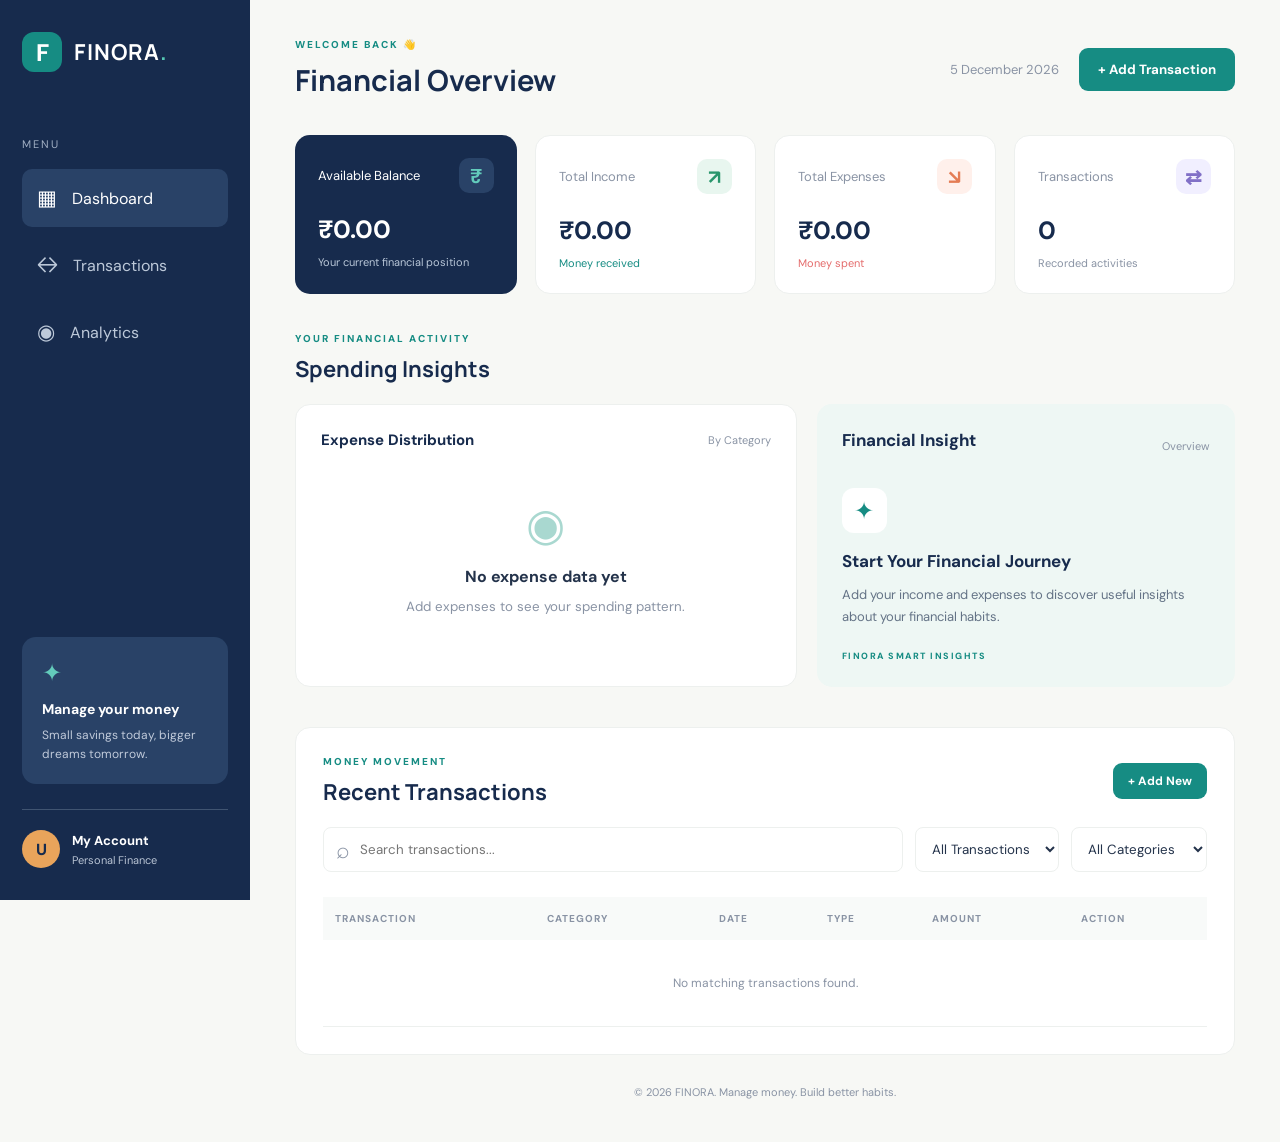
<file: PERSONAL_EXPENSE_TRACKER/index.html>
<!DOCTYPE html>
<html lang="en">
<head>
    <meta charset="UTF-8">
    <meta name="viewport" content="width=device-width, initial-scale=1.0">
    <title>FINORA | Personal Finance Manager</title>

    <link rel="stylesheet" href="style.css">

    <link rel="preconnect" href="https://fonts.googleapis.com">
    <link rel="preconnect" href="https://fonts.gstatic.com" crossorigin>

    <link href="https://fonts.googleapis.com/css2?family=DM+Sans:wght@400;500;600;700;800&family=Manrope:wght@400;500;600;700;800&display=swap" rel="stylesheet">
</head>

<body>

<div class="app-container">

    <!-- SIDEBAR -->
    <aside class="sidebar">

        <div class="logo">
            <div class="logo-icon">F</div>
            <h2>FINORA<span>.</span></h2>
        </div>

        <div class="sidebar-menu">
            <p class="menu-heading">MENU</p>

            <a href="#dashboard" class="menu-item active">
                <span>▦</span> Dashboard
            </a>

            <a href="#transactions" class="menu-item">
                <span>↔</span> Transactions
            </a>

            <a href="#analytics" class="menu-item">
                <span>◉</span> Analytics
            </a>
        </div>

        <div class="sidebar-bottom">
            <div class="help-card">
                <div class="help-icon">✦</div>
                <h4>Manage your money</h4>
                <p>Small savings today, bigger dreams tomorrow.</p>
            </div>

            <div class="profile">
                <div class="profile-avatar">U</div>
                <div>
                    <h4>My Account</h4>
                    <p>Personal Finance</p>
                </div>
            </div>
        </div>

    </aside>


    <!-- MAIN CONTENT -->
    <main class="main-content" id="dashboard">

        <!-- TOP NAVIGATION -->
        <header class="topbar">

            <div>
                <p class="welcome-text">WELCOME BACK 👋</p>
                <h1>Financial Overview</h1>
            </div>

            <div class="topbar-right">
                <div class="date-display" id="currentDate"></div>

                <button class="add-button" id="openModal">
                    + Add Transaction
                </button>
            </div>

        </header>


        <!-- SUMMARY CARDS -->
        <section class="summary-section">

            <div class="summary-card balance-card">
                <div class="card-top">
                    <span>Available Balance</span>
                    <span class="card-icon">₹</span>
                </div>

                <h2 id="totalBalance">₹0.00</h2>

                <p>Your current financial position</p>
            </div>


            <div class="summary-card">
                <div class="card-top">
                    <span>Total Income</span>
                    <span class="card-icon income-icon">↗</span>
                </div>

                <h2 id="totalIncome">₹0.00</h2>

                <p class="positive-text">Money received</p>
            </div>


            <div class="summary-card">
                <div class="card-top">
                    <span>Total Expenses</span>
                    <span class="card-icon expense-icon">↘</span>
                </div>

                <h2 id="totalExpense">₹0.00</h2>

                <p class="negative-text">Money spent</p>
            </div>


            <div class="summary-card">
                <div class="card-top">
                    <span>Transactions</span>
                    <span class="card-icon transaction-icon">⇄</span>
                </div>

                <h2 id="totalTransactions">0</h2>

                <p>Recorded activities</p>
            </div>

        </section>


        <!-- ANALYTICS SECTION -->
        <section class="analytics-section" id="analytics">

            <div class="section-heading">
                <div>
                    <p class="section-label">YOUR FINANCIAL ACTIVITY</p>
                    <h2>Spending Insights</h2>
                </div>
            </div>

            <div class="analytics-grid">

                <div class="analytics-card">

                    <div class="analytics-header">
                        <h3>Expense Distribution</h3>
                        <span>By Category</span>
                    </div>

                    <div id="categoryChart" class="category-chart">
                        <div class="empty-chart">
                            <div class="empty-chart-icon">◉</div>
                            <p>No expense data yet</p>
                            <small>Add expenses to see your spending pattern.</small>
                        </div>
                    </div>

                </div>


                <div class="analytics-card insight-card">

                    <div class="analytics-header">
                        <h3>Financial Insight</h3>
                        <span>Overview</span>
                    </div>

                    <div class="insight-icon">✦</div>

                    <h3 id="insightTitle">Start Your Financial Journey</h3>

                    <p id="insightText">
                        Add your income and expenses to discover useful
                        insights about your financial habits.
                    </p>

                    <div class="insight-footer">
                        <span>FINORA SMART INSIGHTS</span>
                    </div>

                </div>

            </div>

        </section>


        <!-- TRANSACTION SECTION -->
        <section class="transactions-section" id="transactions">

            <div class="transaction-heading">

                <div>
                    <p class="section-label">MONEY MOVEMENT</p>
                    <h2>Recent Transactions</h2>
                </div>

                <button class="add-button small-button" id="openModal2">
                    + Add New
                </button>

            </div>


            <!-- FILTERS -->
            <div class="filter-bar">

                <div class="search-box">
                    <span>⌕</span>
                    <input
                        type="text"
                        id="searchInput"
                        placeholder="Search transactions..."
                    >
                </div>

                <select id="typeFilter">
                    <option value="all">All Transactions</option>
                    <option value="income">Income Only</option>
                    <option value="expense">Expenses Only</option>
                </select>

                <select id="categoryFilter">
                    <option value="all">All Categories</option>
                    <option value="Salary">Salary</option>
                    <option value="Freelance">Freelance</option>
                    <option value="Food">Food</option>
                    <option value="Shopping">Shopping</option>
                    <option value="Transport">Transport</option>
                    <option value="Bills">Bills</option>
                    <option value="Education">Education</option>
                    <option value="Entertainment">Entertainment</option>
                    <option value="Health">Health</option>
                    <option value="Other">Other</option>
                </select>

            </div>


            <!-- TRANSACTION TABLE -->
            <div class="table-container">

                <table>

                    <thead>
                        <tr>
                            <th>TRANSACTION</th>
                            <th>CATEGORY</th>
                            <th>DATE</th>
                            <th>TYPE</th>
                            <th>AMOUNT</th>
                            <th>ACTION</th>
                        </tr>
                    </thead>

                    <tbody id="transactionList">

                        <tr>
                            <td colspan="6" class="empty-message">
                                No transactions added yet.
                            </td>
                        </tr>

                    </tbody>

                </table>

            </div>

        </section>


        <footer class="footer">
            <p>© 2026 FINORA. Manage money. Build better habits.</p>
        </footer>

    </main>

</div>


<!-- ADD / EDIT TRANSACTION MODAL -->
<div class="modal-overlay" id="transactionModal">

    <div class="modal">

        <div class="modal-header">

            <div>
                <p class="section-label">FINANCIAL RECORD</p>
                <h2 id="modalTitle">Add Transaction</h2>
            </div>

            <button class="close-button" id="closeModal">×</button>

        </div>


        <form id="transactionForm">

            <input type="hidden" id="editId">

            <label for="transactionTitle">Transaction Name</label>

            <input
                type="text"
                id="transactionTitle"
                placeholder="e.g. Monthly Salary"
                required
            >


            <label for="transactionAmount">Amount (₹)</label>

            <input
                type="number"
                id="transactionAmount"
                placeholder="Enter amount"
                min="0.01"
                step="0.01"
                required
            >


            <label for="transactionType">Transaction Type</label>

            <select id="transactionType" required>
                <option value="expense">Expense</option>
                <option value="income">Income</option>
            </select>


            <label for="transactionCategory">Category</label>

            <select id="transactionCategory" required>
                <option value="Food">Food</option>
                <option value="Shopping">Shopping</option>
                <option value="Transport">Transport</option>
                <option value="Bills">Bills</option>
                <option value="Education">Education</option>
                <option value="Entertainment">Entertainment</option>
                <option value="Health">Health</option>
                <option value="Salary">Salary</option>
                <option value="Freelance">Freelance</option>
                <option value="Other">Other</option>
            </select>


            <label for="transactionDate">Date</label>

            <input
                type="date"
                id="transactionDate"
                required
            >


            <div class="modal-actions">

                <button type="button" class="cancel-button" id="cancelModal">
                    Cancel
                </button>

                <button type="submit" class="save-button" id="saveButton">
                    Save Transaction
                </button>

            </div>

        </form>

    </div>

</div>


<script src="script.js"></script>

</body>
</html>
</file>
<file: PERSONAL_EXPENSE_TRACKER/style.css>
@import url('https://fonts.googleapis.com/css2?family=DM+Sans:wght@400;500;600;700;800&family=Manrope:wght@400;500;600;700;800&display=swap');

:root {
    --navy: #172b4d;
    --teal: #168c83;
    --cream: #f7f8f5;
    --white: #ffffff;
    --text: #24334b;
    --muted: #8993a4;
    --border: #edf0ee;
    --orange: #e9a45b;
    --green: #168c83;
    --red: #e46c6c;
}

* {
    margin: 0;
    padding: 0;
    box-sizing: border-box;
}

body {
    font-family: 'DM Sans', sans-serif;
    background: var(--cream);
    color: var(--text);
}

button, input, select {
    font-family: inherit;
}

button {
    cursor: pointer;
}

.app-container {
    display: flex;
    min-height: 100vh;
}

/* SIDEBAR */

.sidebar {
    width: 250px;
    background: var(--navy);
    color: white;
    padding: 32px 22px;
    display: flex;
    flex-direction: column;
    position: fixed;
    height: 100vh;
    z-index: 10;
}

.logo {
    display: flex;
    align-items: center;
    gap: 12px;
    margin-bottom: 65px;
}

.logo-icon {
    width: 40px;
    height: 40px;
    background: var(--teal);
    border-radius: 12px;
    display: grid;
    place-items: center;
    font-size: 24px;
    font-weight: 800;
}

.logo h2 {
    font-family: 'Manrope', sans-serif;
    font-size: 22px;
    letter-spacing: 1px;
}

.logo h2 span {
    color: #55c9b5;
}

.menu-heading {
    font-size: 11px;
    letter-spacing: 2px;
    color: #a1afc3;
    margin-bottom: 18px;
}

.menu-item {
    display: flex;
    align-items: center;
    gap: 15px;
    padding: 15px;
    color: #bdc9d9;
    text-decoration: none;
    border-radius: 10px;
    margin-bottom: 9px;
    transition: 0.3s;
}

.menu-item span {
    font-size: 21px;
}

.menu-item:hover,
.menu-item.active {
    background: #294267;
    color: white;
}

.sidebar-bottom {
    margin-top: auto;
}

.help-card {
    background: #294267;
    padding: 20px;
    border-radius: 14px;
    margin-bottom: 25px;
}

.help-icon {
    font-size: 24px;
    color: #63cbbb;
    margin-bottom: 12px;
}

.help-card h4 {
    font-size: 14px;
    margin-bottom: 8px;
}

.help-card p {
    color: #c0cada;
    font-size: 12px;
    line-height: 1.6;
}

.profile {
    display: flex;
    align-items: center;
    gap: 12px;
    border-top: 1px solid #405471;
    padding-top: 20px;
}

.profile-avatar {
    background: #e9a45b;
    color: #172b4d;
    width: 38px;
    height: 38px;
    border-radius: 50%;
    display: grid;
    place-items: center;
    font-weight: 800;
}

.profile h4 {
    font-size: 13px;
}

.profile p {
    color: #b9c4d4;
    font-size: 11px;
    margin-top: 4px;
}

/* MAIN CONTENT */

.main-content {
    margin-left: 250px;
    width: calc(100% - 250px);
    padding: 38px 45px;
}

.topbar {
    display: flex;
    justify-content: space-between;
    align-items: center;
    margin-bottom: 35px;
}

.welcome-text,
.section-label {
    color: var(--teal);
    font-size: 10px;
    font-weight: 800;
    letter-spacing: 2px;
    margin-bottom: 9px;
}

.topbar h1 {
    font-family: 'Manrope', sans-serif;
    font-size: 29px;
    color: var(--navy);
}

.topbar-right {
    display: flex;
    align-items: center;
    gap: 20px;
}

.date-display {
    font-size: 13px;
    color: var(--muted);
}

.add-button {
    background: var(--teal);
    color: white;
    border: none;
    padding: 13px 19px;
    border-radius: 9px;
    font-weight: 700;
    transition: 0.3s;
}

.add-button:hover,
.save-button:hover {
    background: #10736b;
    transform: translateY(-2px);
}

/* SUMMARY CARDS */

.summary-section {
    display: grid;
    grid-template-columns: repeat(4, 1fr);
    gap: 18px;
    margin-bottom: 38px;
}

.summary-card {
    background: white;
    border: 1px solid var(--border);
    border-radius: 15px;
    padding: 23px;
    transition: 0.3s;
}

.summary-card:hover {
    transform: translateY(-4px);
    box-shadow: 0 10px 30px rgba(30, 50, 70, 0.06);
}

.card-top {
    display: flex;
    justify-content: space-between;
    align-items: center;
    font-size: 13px;
    color: var(--muted);
}

.card-icon {
    width: 35px;
    height: 35px;
    display: grid;
    place-items: center;
    border-radius: 10px;
    background: #edf5f3;
    color: var(--teal);
    font-size: 20px;
    font-weight: bold;
}

.income-icon {
    background: #e8f6ef;
    color: #29966c;
}

.expense-icon {
    background: #fff0eb;
    color: #e47c54;
}

.transaction-icon {
    background: #f1efff;
    color: #8170c7;
}

.summary-card h2 {
    font-size: 25px;
    margin: 20px 0 9px;
    color: var(--navy);
    overflow-wrap: anywhere;
}

.summary-card p {
    color: var(--muted);
    font-size: 11px;
}

.balance-card {
    background: var(--navy);
    border: none;
}

.balance-card h2,
.balance-card .card-top {
    color: white;
}

.balance-card p {
    color: #b9c7d8;
}

.balance-card .card-icon {
    background: #294267;
    color: #62cbbb;
}

.positive-text {
    color: var(--green) !important;
}

.negative-text {
    color: var(--red) !important;
}

/* ANALYTICS */

.analytics-section {
    margin-bottom: 40px;
}

.section-heading,
.transaction-heading {
    margin-bottom: 20px;
}

.section-heading h2,
.transaction-heading h2 {
    color: var(--navy);
    font-family: 'Manrope', sans-serif;
    font-size: 22px;
}

.analytics-grid {
    display: grid;
    grid-template-columns: 1.2fr 1fr;
    gap: 20px;
}

.analytics-card {
    background: white;
    border: 1px solid var(--border);
    border-radius: 15px;
    padding: 25px;
    min-height: 260px;
}

.analytics-header {
    display: flex;
    justify-content: space-between;
    align-items: center;
    margin-bottom: 25px;
}

.analytics-header h3 {
    color: var(--navy);
    font-size: 15px;
}

.analytics-header span {
    color: var(--muted);
    font-size: 11px;
}

.empty-chart {
    text-align: center;
    padding: 20px;
}

.empty-chart-icon {
    font-size: 45px;
    color: #a9d8d0;
    margin-bottom: 12px;
}

.empty-chart p {
    font-weight: 700;
    margin-bottom: 8px;
}

.empty-chart small {
    color: var(--muted);
}

.category-row {
    margin-bottom: 18px;
}

.category-info {
    display: flex;
    justify-content: space-between;
    font-size: 12px;
    margin-bottom: 8px;
}

.category-track {
    height: 9px;
    background: #edf1ef;
    border-radius: 20px;
    overflow: hidden;
}

.category-fill {
    height: 100%;
    border-radius: 20px;
    background: var(--teal);
}

.insight-card {
    background: #eef7f4;
    border: none;
}

.insight-icon {
    width: 45px;
    height: 45px;
    background: white;
    color: var(--teal);
    display: grid;
    place-items: center;
    border-radius: 12px;
    font-size: 24px;
    margin-bottom: 17px;
}

.insight-card h3 {
    color: var(--navy);
    margin-bottom: 12px;
    font-size: 17px;
}

.insight-card > p {
    font-size: 13px;
    line-height: 1.7;
    color: #647386;
}

.insight-footer {
    margin-top: 22px;
    font-size: 9px;
    letter-spacing: 1.5px;
    color: var(--teal);
    font-weight: 800;
}

/* TRANSACTIONS */

.transactions-section {
    background: white;
    border: 1px solid var(--border);
    border-radius: 15px;
    padding: 27px;
}

.transaction-heading {
    display: flex;
    justify-content: space-between;
    align-items: center;
}

.small-button {
    padding: 10px 15px;
    font-size: 12px;
}

.filter-bar {
    display: flex;
    gap: 12px;
    margin-bottom: 25px;
    flex-wrap: wrap;
}

.search-box {
    flex: 1;
    min-width: 180px;
    display: flex;
    align-items: center;
    gap: 10px;
    border: 1px solid var(--border);
    border-radius: 8px;
    padding: 0 12px;
}

.search-box span {
    font-size: 23px;
    color: var(--muted);
}

.search-box input {
    border: none;
    outline: none;
    padding: 12px 0;
    width: 100%;
}

.filter-bar select {
    border: 1px solid var(--border);
    padding: 12px;
    border-radius: 8px;
    background: white;
    color: var(--text);
    outline: none;
}

.table-container {
    width: 100%;
    overflow-x: auto;
}

table {
    width: 100%;
    border-collapse: collapse;
    min-width: 700px;
}

thead {
    background: #f8faf9;
}

th {
    text-align: left;
    padding: 15px 12px;
    color: var(--muted);
    font-size: 10px;
    letter-spacing: 1px;
}

td {
    padding: 17px 12px;
    border-bottom: 1px solid var(--border);
    font-size: 12px;
}

.transaction-name {
    font-weight: 700;
    color: var(--navy);
}

.category-badge {
    padding: 6px 10px;
    background: #eef6f4;
    color: var(--teal);
    border-radius: 20px;
    font-size: 10px;
}

.type-income {
    color: var(--green);
    font-weight: 700;
}

.type-expense {
    color: var(--red);
    font-weight: 700;
}

.amount-income {
    color: var(--green);
    font-weight: 800;
}

.amount-expense {
    color: var(--red);
    font-weight: 800;
}

.action-buttons {
    display: flex;
    gap: 8px;
}

.edit-btn,
.delete-btn {
    border: none;
    padding: 7px 10px;
    border-radius: 6px;
    font-size: 11px;
    font-weight: 700;
}

.edit-btn {
    background: #eaf2ff;
    color: #426ca9;
}

.delete-btn {
    background: #fff0ee;
    color: #d95c5c;
}

.empty-message {
    text-align: center;
    color: var(--muted);
    padding: 35px;
}

/* MODAL */

.modal-overlay {
    position: fixed;
    inset: 0;
    background: rgba(15, 29, 49, 0.65);
    display: none;
    justify-content: center;
    align-items: center;
    padding: 15px;
    z-index: 100;
}

.modal-overlay.show {
    display: flex;
}

.modal {
    background: white;
    width: 100%;
    max-width: 460px;
    padding: 30px;
    border-radius: 17px;
    max-height: 90vh;
    overflow-y: auto;
    animation: appear 0.25s ease;
}

@keyframes appear {
    from {
        opacity: 0;
        transform: translateY(15px);
    }

    to {
        opacity: 1;
        transform: translateY(0);
    }
}

.modal-header {
    display: flex;
    justify-content: space-between;
    align-items: center;
    margin-bottom: 25px;
}

.modal-header h2 {
    color: var(--navy);
    font-size: 23px;
}

.close-button {
    background: #f1f3f2;
    border: none;
    width: 32px;
    height: 32px;
    border-radius: 50%;
    font-size: 22px;
}

.modal form label {
    display: block;
    font-size: 12px;
    font-weight: 700;
    margin: 16px 0 8px;
    color: var(--text);
}

.modal form input,
.modal form select {
    width: 100%;
    padding: 12px;
    border: 1px solid #e5eae7;
    border-radius: 8px;
    outline: none;
    background: white;
}

.modal form input:focus,
.modal form select:focus {
    border-color: var(--teal);
}

.modal-actions {
    display: flex;
    gap: 12px;
    margin-top: 25px;
}

.cancel-button,
.save-button {
    flex: 1;
    padding: 13px;
    border-radius: 8px;
    font-weight: 700;
    border: none;
}

.cancel-button {
    background: #edf0ef;
    color: var(--text);
}

.save-button {
    background: var(--teal);
    color: white;
    transition: 0.3s;
}

/* FOOTER */

.footer {
    text-align: center;
    padding: 30px 0 5px;
    color: var(--muted);
    font-size: 11px;
}

/* RESPONSIVE DESIGN */

@media (max-width: 1100px) {

    .main-content {
        padding: 30px 25px;
    }

    .summary-section {
        grid-template-columns: repeat(2, 1fr);
    }

}

@media (max-width: 800px) {

    .sidebar {
        width: 75px;
        padding: 25px 10px;
    }

    .logo {
        justify-content: center;
    }

    .logo h2,
    .menu-heading,
    .menu-item:not(.active),
    .menu-item.active {
        font-size: 0;
    }

    .menu-item {
        justify-content: center;
        padding: 14px 5px;
    }

    .menu-item span {
        font-size: 21px;
    }

    .help-card,
    .profile > div:last-child {
        display: none;
    }

    .profile {
        justify-content: center;
    }

    .main-content {
        margin-left: 75px;
        width: calc(100% - 75px);
    }

    .analytics-grid {
        grid-template-columns: 1fr;
    }

}

@media (max-width: 550px) {

    .main-content {
        padding: 25px 14px;
    }

    .topbar {
        align-items: flex-start;
        flex-direction: column;
        gap: 18px;
    }

    .topbar-right {
        width: 100%;
        flex-wrap: wrap;
    }

    .topbar h1 {
        font-size: 23px;
    }

    .summary-section {
        grid-template-columns: 1fr;
    }

    .transaction-heading {
        align-items: flex-start;
        gap: 12px;
    }

    .transactions-section {
        padding: 17px;
    }

    .filter-bar {
        flex-direction: column;
    }

    .filter-bar select {
        width: 100%;
    }

    .modal {
        padding: 22px;
    }

}
</file>
